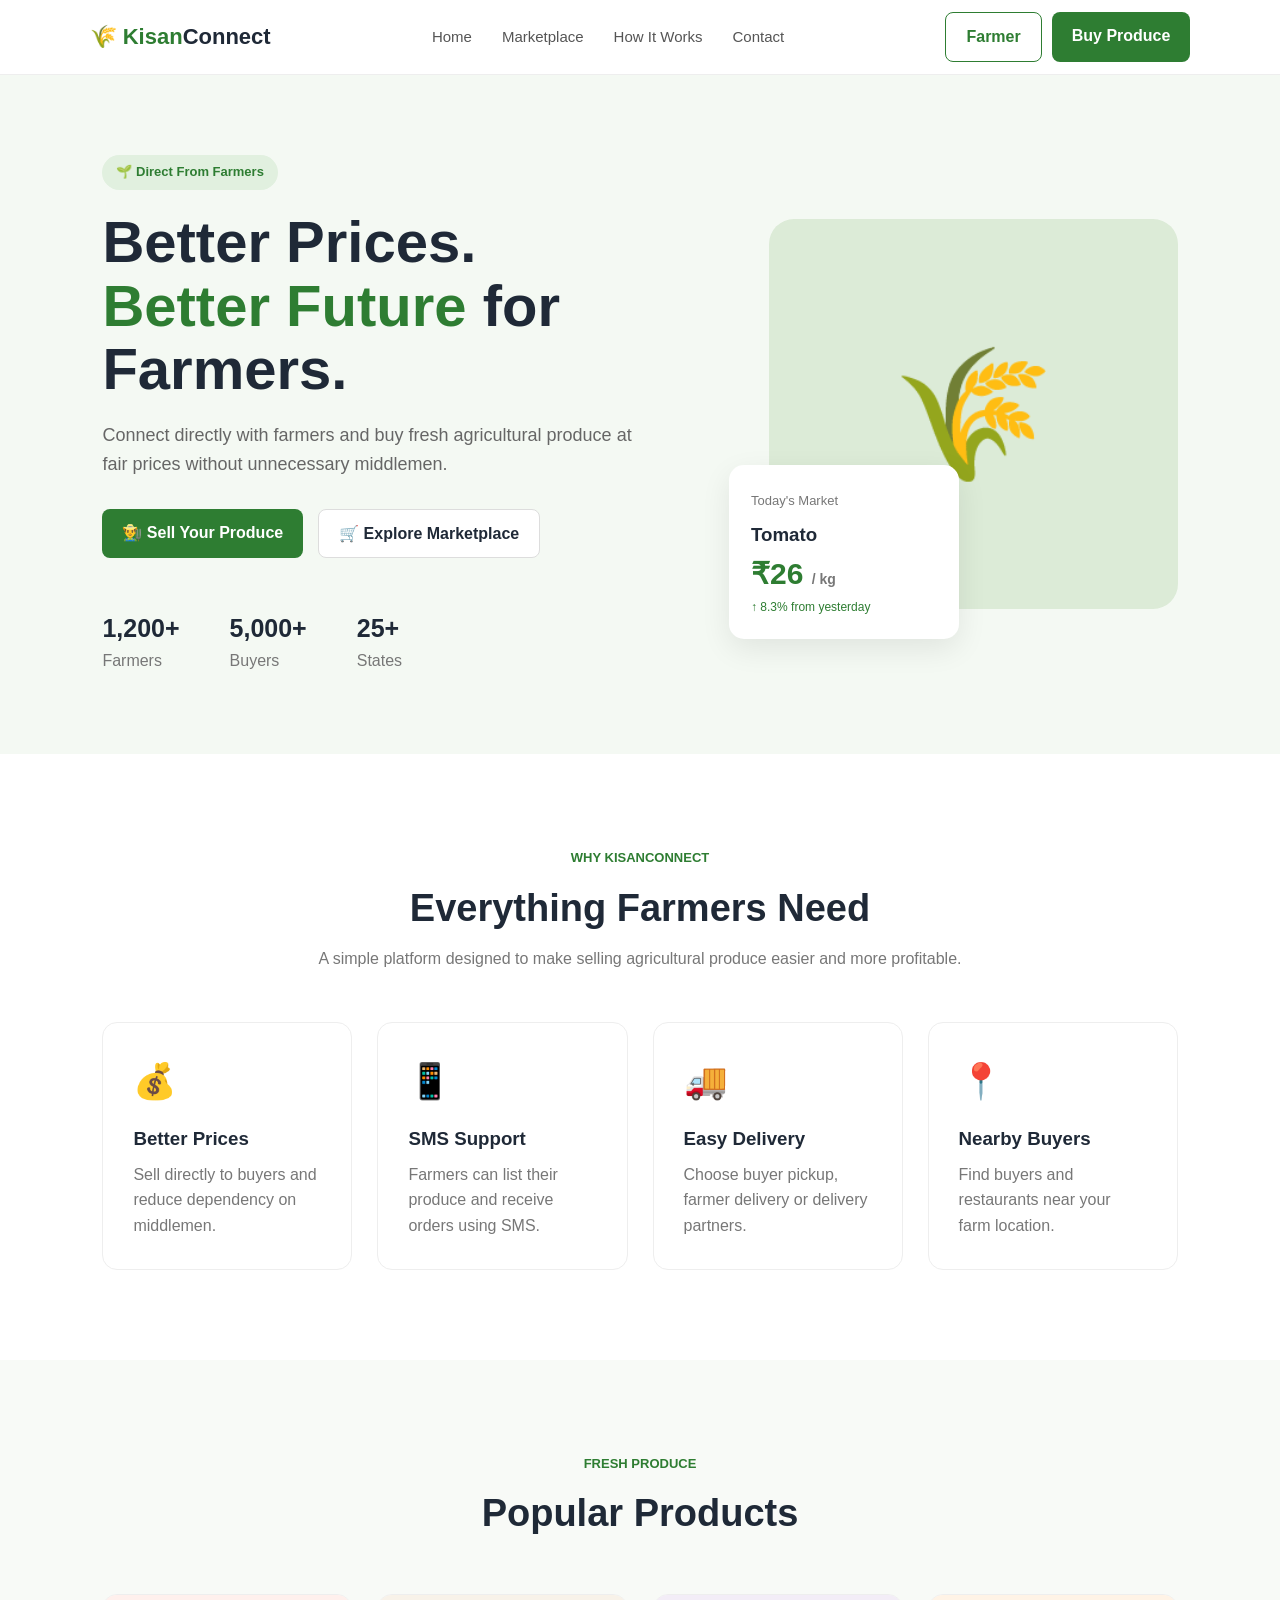
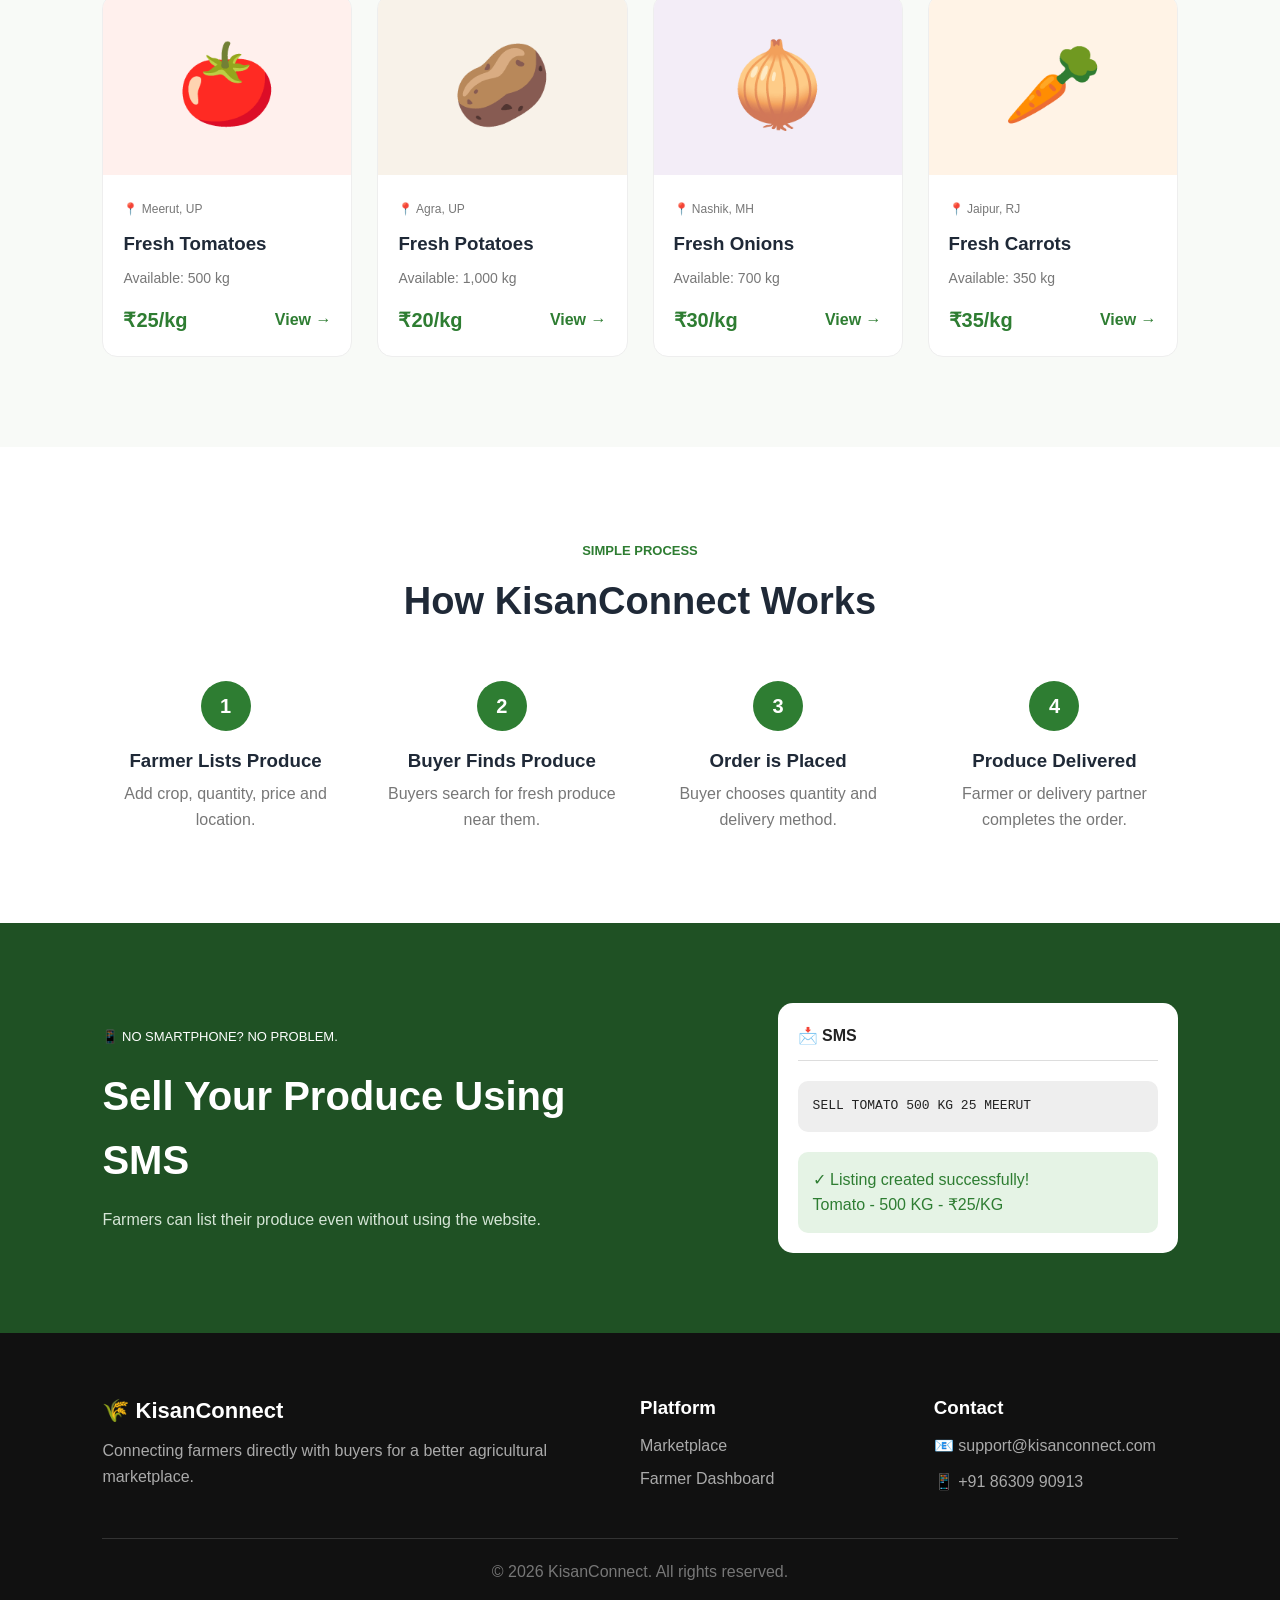
<file: kisan-connect/index.html>
<!DOCTYPE html>
<html lang="en">
<head>
    <meta charset="UTF-8">
    <meta name="viewport" content="width=device-width, initial-scale=1.0">
    <title>KisanConnect | Farm to Buyer</title>

    <link rel="stylesheet" href="css/style.css">
</head>

<body>

<header class="navbar">
    <div class="logo">
        🌾 <span>Kisan</span>Connect
    </div>

    <nav>
        <a href="index.html">Home</a>
        <a href="marketplace.html">Marketplace</a>
        <a href="#how-it-works">How It Works</a>
        <a href="#contact">Contact</a>
    </nav>

    <div class="nav-buttons">
        <a href="farmer-dashboard.html" class="btn btn-outline">Farmer</a>
        <a href="marketplace.html" class="btn btn-primary">Buy Produce</a>
    </div>
</header>


<section class="hero">

    <div class="hero-content">

        <span class="badge">🌱 Direct From Farmers</span>

        <h1>
            Better Prices.<br>
            <span>Better Future</span> for Farmers.
        </h1>

        <p>
            Connect directly with farmers and buy fresh agricultural
            produce at fair prices without unnecessary middlemen.
        </p>

        <div class="hero-buttons">
            <a href="farmer-dashboard.html" class="btn btn-primary">
                👨‍🌾 Sell Your Produce
            </a>

            <a href="marketplace.html" class="btn btn-secondary">
                🛒 Explore Marketplace
            </a>
        </div>

        <div class="stats">
            <div>
                <strong>1,200+</strong>
                <span>Farmers</span>
            </div>

            <div>
                <strong>5,000+</strong>
                <span>Buyers</span>
            </div>

            <div>
                <strong>25+</strong>
                <span>States</span>
            </div>
        </div>

    </div>

    <div class="hero-card">

        <div class="farm-image">
            🌾
        </div>

        <div class="price-card">
            <span>Today's Market</span>
            <h3>Tomato</h3>

            <div class="price">
                ₹26 <small>/ kg</small>
            </div>

            <p>↑ 8.3% from yesterday</p>
        </div>

    </div>

</section>


<section class="features">

    <div class="section-title">
        <span>WHY KISANCONNECT</span>
        <h2>Everything Farmers Need</h2>
        <p>
            A simple platform designed to make selling agricultural
            produce easier and more profitable.
        </p>
    </div>

    <div class="feature-grid">

        <div class="feature-card">
            <div class="feature-icon">💰</div>
            <h3>Better Prices</h3>
            <p>
                Sell directly to buyers and reduce dependency on
                middlemen.
            </p>
        </div>

        <div class="feature-card">
            <div class="feature-icon">📱</div>
            <h3>SMS Support</h3>
            <p>
                Farmers can list their produce and receive orders
                using SMS.
            </p>
        </div>

        <div class="feature-card">
            <div class="feature-icon">🚚</div>
            <h3>Easy Delivery</h3>
            <p>
                Choose buyer pickup, farmer delivery or delivery
                partners.
            </p>
        </div>

        <div class="feature-card">
            <div class="feature-icon">📍</div>
            <h3>Nearby Buyers</h3>
            <p>
                Find buyers and restaurants near your farm location.
            </p>
        </div>

    </div>

</section>


<section class="market-preview">

    <div class="section-title">
        <span>FRESH PRODUCE</span>
        <h2>Popular Products</h2>
    </div>

    <div class="product-grid">

        <div class="product-card">
            <div class="product-img tomato">🍅</div>

            <div class="product-info">
                <span class="location">📍 Meerut, UP</span>

                <h3>Fresh Tomatoes</h3>

                <p>Available: 500 kg</p>

                <div class="product-bottom">
                    <strong>₹25/kg</strong>
                    <a href="product.html">View →</a>
                </div>
            </div>
        </div>


        <div class="product-card">
            <div class="product-img potato">🥔</div>

            <div class="product-info">
                <span class="location">📍 Agra, UP</span>

                <h3>Fresh Potatoes</h3>

                <p>Available: 1,000 kg</p>

                <div class="product-bottom">
                    <strong>₹20/kg</strong>
                    <a href="product.html">View →</a>
                </div>
            </div>
        </div>


        <div class="product-card">
            <div class="product-img onion">🧅</div>

            <div class="product-info">
                <span class="location">📍 Nashik, MH</span>

                <h3>Fresh Onions</h3>

                <p>Available: 700 kg</p>

                <div class="product-bottom">
                    <strong>₹30/kg</strong>
                    <a href="product.html">View →</a>
                </div>
            </div>
        </div>


        <div class="product-card">
            <div class="product-img carrot">🥕</div>

            <div class="product-info">
                <span class="location">📍 Jaipur, RJ</span>

                <h3>Fresh Carrots</h3>

                <p>Available: 350 kg</p>

                <div class="product-bottom">
                    <strong>₹35/kg</strong>
                    <a href="product.html">View →</a>
                </div>
            </div>
        </div>

    </div>

</section>


<section class="how-it-works" id="how-it-works">

    <div class="section-title">
        <span>SIMPLE PROCESS</span>
        <h2>How KisanConnect Works</h2>
    </div>

    <div class="steps">

        <div class="step">
            <div class="step-number">1</div>
            <h3>Farmer Lists Produce</h3>
            <p>
                Add crop, quantity, price and location.
            </p>
        </div>

        <div class="step">
            <div class="step-number">2</div>
            <h3>Buyer Finds Produce</h3>
            <p>
                Buyers search for fresh produce near them.
            </p>
        </div>

        <div class="step">
            <div class="step-number">3</div>
            <h3>Order is Placed</h3>
            <p>
                Buyer chooses quantity and delivery method.
            </p>
        </div>

        <div class="step">
            <div class="step-number">4</div>
            <h3>Produce Delivered</h3>
            <p>
                Farmer or delivery partner completes the order.
            </p>
        </div>

    </div>

</section>


<section class="sms-section">

    <div>
        <span>📱 NO SMARTPHONE? NO PROBLEM.</span>

        <h2>Sell Your Produce Using SMS</h2>

        <p>
            Farmers can list their produce even without using the
            website.
        </p>
    </div>

    <div class="sms-box">

        <div class="sms-header">
            📩 SMS
        </div>

        <div class="sms-message">
            SELL TOMATO 500 KG 25 MEERUT
        </div>

        <div class="sms-response">
            ✓ Listing created successfully!<br>
            Tomato - 500 KG - ₹25/KG
        </div>

    </div>

</section>


<footer id="contact">

    <div class="footer-content">

        <div>
            <div class="logo">🌾 KisanConnect</div>

            <p>
                Connecting farmers directly with buyers for a
                better agricultural marketplace.
            </p>
        </div>

        <div>
            <h3>Platform</h3>
            <a href="marketplace.html">Marketplace</a>
            <a href="farmer-dashboard.html">Farmer Dashboard</a>
        </div>

        <div>
            <h3>Contact</h3>
            <p>📧 support@kisanconnect.com</p>
            <p>📱 +91 86309 90913</p>
        </div>

    </div>

    <div class="copyright">
        © 2026 KisanConnect. All rights reserved.
    </div>

</footer>

<script src="js/script.js"></script>

</body>
</html>
</file>
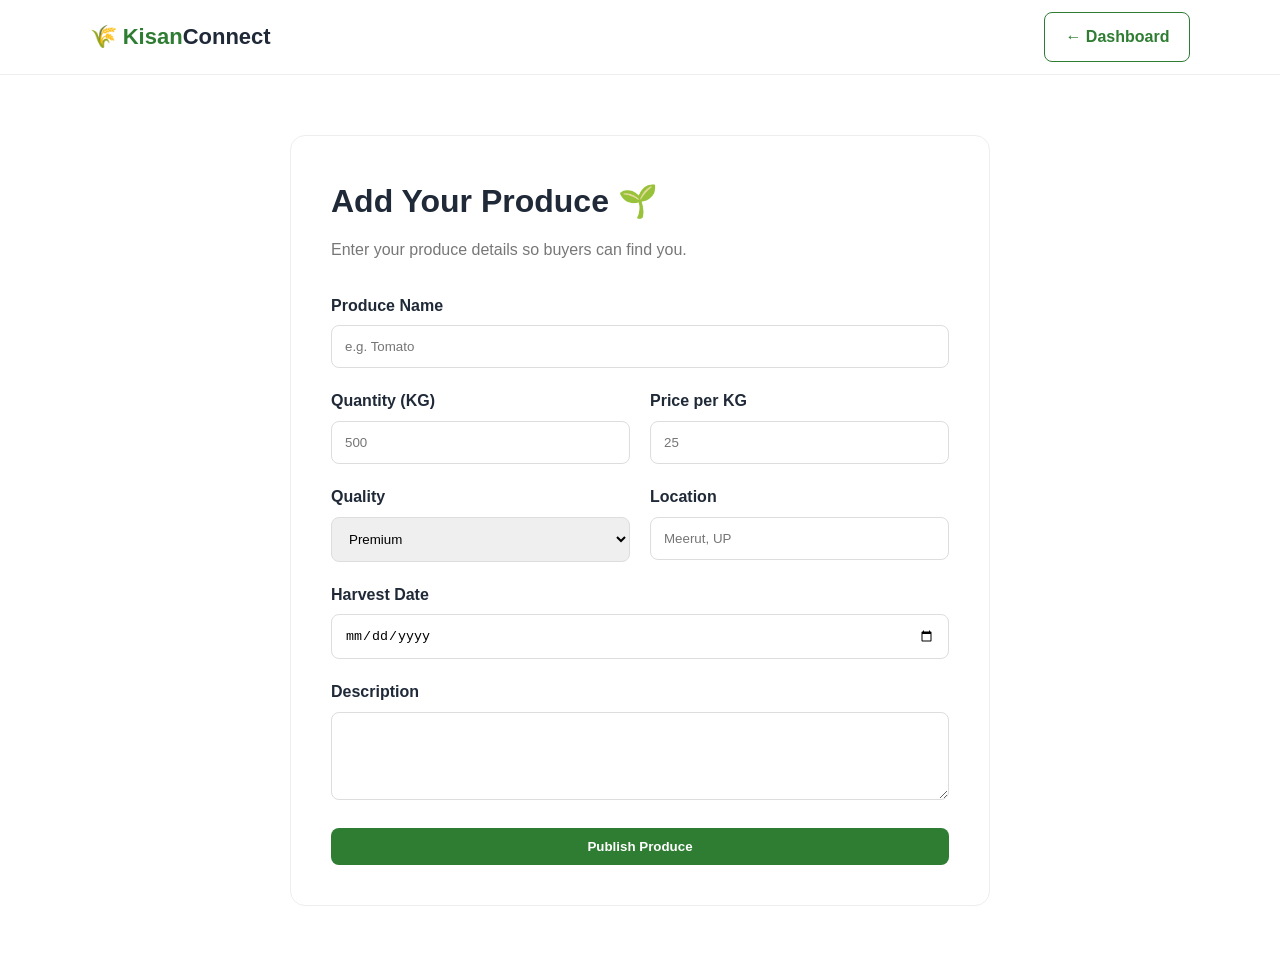
<file: kisan-connect/add-produce.html>
<!DOCTYPE html>
<html lang="en">

<head>

<meta charset="UTF-8">
<meta name="viewport"
      content="width=device-width, initial-scale=1.0">

<title>Add Produce | KisanConnect</title>

<link rel="stylesheet"
      href="css/style.css">

<style>

.form-container {
    max-width: 700px;
    margin: 60px auto;
    padding: 40px;
    border: 1px solid #eee;
    border-radius: 15px;
}

.form-container h1 {
    margin-bottom: 10px;
}

.form-container > p {
    color: #777;
    margin-bottom: 30px;
}

.form-group {
    margin-bottom: 20px;
}

.form-group label {
    display: block;
    font-weight: 600;
    margin-bottom: 7px;
}

.form-group input,
.form-group select,
.form-group textarea {
    width: 100%;
    padding: 13px;
    border: 1px solid #ddd;
    border-radius: 8px;
}

.form-row {
    display: grid;
    grid-template-columns: 1fr 1fr;
    gap: 20px;
}

</style>

</head>

<body>

<header class="navbar">

    <div class="logo">
        🌾 <span>Kisan</span>Connect
    </div>

    <a href="farmer-dashboard.html"
       class="btn btn-outline">
        ← Dashboard
    </a>

</header>


<div class="form-container">

    <h1>Add Your Produce 🌱</h1>

    <p>
        Enter your produce details so buyers can find you.
    </p>


    <form id="produceForm">

        <div class="form-group">

            <label>Produce Name</label>

            <input
                type="text"
                id="produceName"
                placeholder="e.g. Tomato"
                required>

        </div>


        <div class="form-row">

            <div class="form-group">

                <label>Quantity (KG)</label>

                <input
                    type="number"
                    id="quantity"
                    placeholder="500"
                    required>

            </div>


            <div class="form-group">

                <label>Price per KG</label>

                <input
                    type="number"
                    id="price"
                    placeholder="25"
                    required>

            </div>

        </div>


        <div class="form-row">

            <div class="form-group">

                <label>Quality</label>

                <select id="quality">

                    <option>Premium</option>
                    <option>Standard</option>
                    <option>Economy</option>

                </select>

            </div>


            <div class="form-group">

                <label>Location</label>

                <input
                    type="text"
                    id="location"
                    placeholder="Meerut, UP"
                    required>

            </div>

        </div>


        <div class="form-group">

            <label>Harvest Date</label>

            <input
                type="date"
                id="harvestDate"
                required>

        </div>


        <div class="form-group">

            <label>Description</label>

            <textarea
                id="description"
                rows="4"
                placeholder="Describe your produce...">
            </textarea>

        </div>


        <button
            type="submit"
            class="btn btn-primary"
            style="width:100%;">

            Publish Produce

        </button>

    </form>

</div>


<script>

document
.getElementById("produceForm")
.addEventListener("submit", function(e) {

    e.preventDefault();

    const produce = {
        name: document.getElementById("produceName").value,
        quantity: document.getElementById("quantity").value,
        price: document.getElementById("price").value,
        quality: document.getElementById("quality").value,
        location: document.getElementById("location").value,
        harvestDate: document.getElementById("harvestDate").value,
        description: document.getElementById("description").value
    };

    console.log("Produce:", produce);

    alert(
        "✅ Produce published successfully!"
    );

    this.reset();

});

</script>

</body>
</html>
</file>
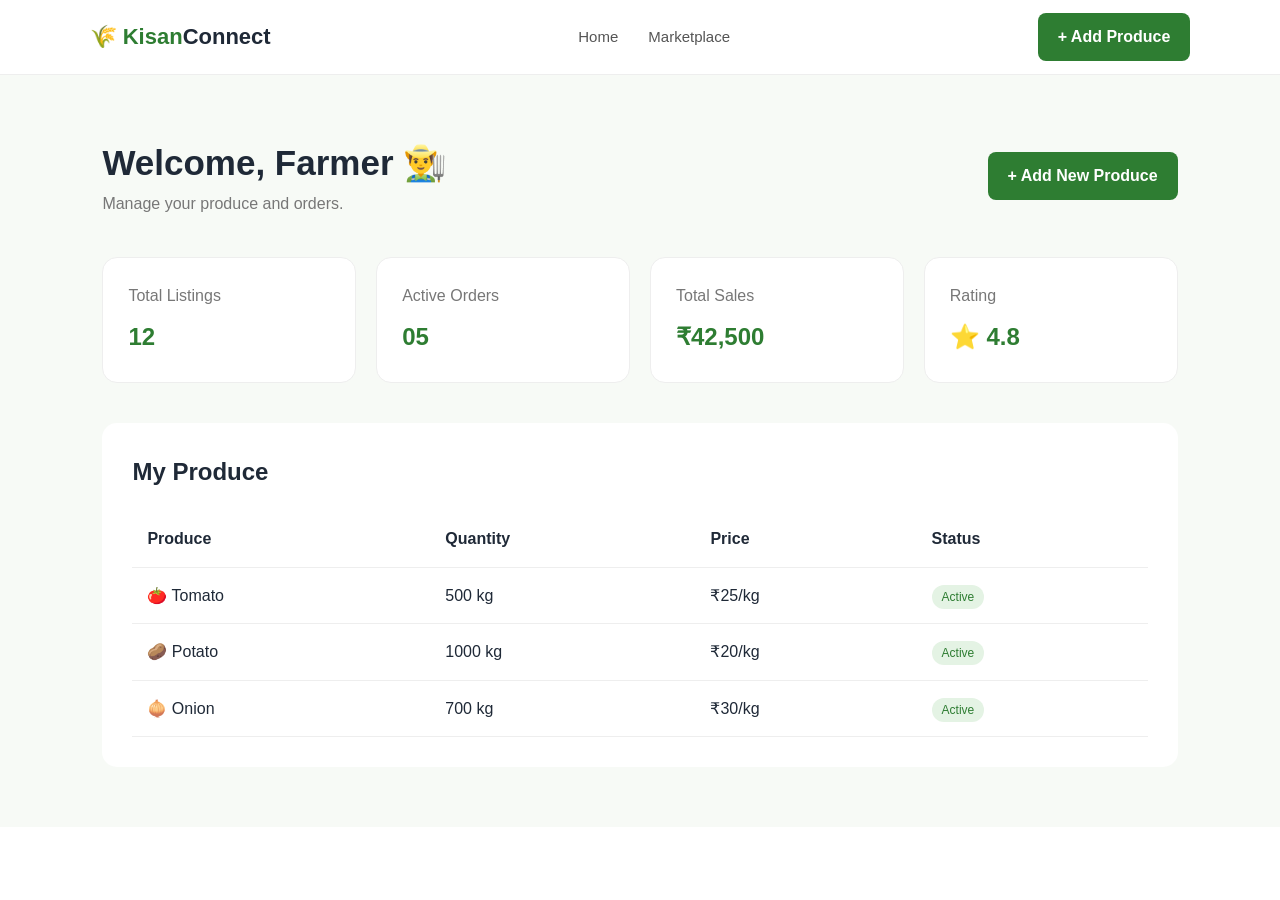
<file: kisan-connect/farmer-dashboard.html>
<!DOCTYPE html>
<html lang="en">

<head>

<meta charset="UTF-8">
<meta name="viewport"
      content="width=device-width, initial-scale=1.0">

<title>Farmer Dashboard | KisanConnect</title>

<link rel="stylesheet"
      href="css/style.css">

<style>

.dashboard {
    padding: 60px 8%;
    background: #f7faf6;
    min-height: 80vh;
}

.dashboard-header {
    display: flex;
    justify-content: space-between;
    align-items: center;
    margin-bottom: 40px;
}

.dashboard-header h1 {
    font-size: 35px;
}

.dashboard-header p {
    color: #777;
}

.dashboard-cards {
    display: grid;
    grid-template-columns: repeat(4, 1fr);
    gap: 20px;
}

.dashboard-card {
    background: white;
    padding: 25px;
    border-radius: 15px;
    border: 1px solid #eee;
}

.dashboard-card span {
    color: #777;
}

.dashboard-card h2 {
    margin-top: 10px;
    color: #2e7d32;
}

.dashboard-section {
    margin-top: 40px;
    background: white;
    padding: 30px;
    border-radius: 15px;
}

table {
    width: 100%;
    border-collapse: collapse;
    margin-top: 20px;
}

th,
td {
    padding: 15px;
    border-bottom: 1px solid #eee;
    text-align: left;
}

.status {
    background: #e4f3e4;
    color: #2e7d32;
    padding: 5px 10px;
    border-radius: 20px;
    font-size: 12px;
}

@media(max-width:800px) {

    .dashboard-cards {
        grid-template-columns: repeat(2, 1fr);
    }

    .dashboard-header {
        flex-direction: column;
        align-items: flex-start;
        gap: 20px;
    }

    table {
        font-size: 12px;
    }

}

</style>

</head>

<body>

<header class="navbar">

    <div class="logo">
        🌾 <span>Kisan</span>Connect
    </div>

    <nav>
        <a href="index.html">Home</a>
        <a href="marketplace.html">Marketplace</a>
    </nav>

    <a href="add-produce.html"
       class="btn btn-primary">
        + Add Produce
    </a>

</header>


<section class="dashboard">

    <div class="dashboard-header">

        <div>

            <h1>Welcome, Farmer 👨‍🌾</h1>

            <p>
                Manage your produce and orders.
            </p>

        </div>

        <a href="add-produce.html"
           class="btn btn-primary">
            + Add New Produce
        </a>

    </div>


    <div class="dashboard-cards">

        <div class="dashboard-card">

            <span>Total Listings</span>

            <h2>12</h2>

        </div>

        <div class="dashboard-card">

            <span>Active Orders</span>

            <h2>05</h2>

        </div>

        <div class="dashboard-card">

            <span>Total Sales</span>

            <h2>₹42,500</h2>

        </div>

        <div class="dashboard-card">

            <span>Rating</span>

            <h2>⭐ 4.8</h2>

        </div>

    </div>


    <div class="dashboard-section">

        <h2>My Produce</h2>

        <table>

            <thead>

                <tr>
                    <th>Produce</th>
                    <th>Quantity</th>
                    <th>Price</th>
                    <th>Status</th>
                </tr>

            </thead>

            <tbody>

                <tr>
                    <td>🍅 Tomato</td>
                    <td>500 kg</td>
                    <td>₹25/kg</td>
                    <td>
                        <span class="status">
                            Active
                        </span>
                    </td>
                </tr>

                <tr>
                    <td>🥔 Potato</td>
                    <td>1000 kg</td>
                    <td>₹20/kg</td>
                    <td>
                        <span class="status">
                            Active
                        </span>
                    </td>
                </tr>

                <tr>
                    <td>🧅 Onion</td>
                    <td>700 kg</td>
                    <td>₹30/kg</td>
                    <td>
                        <span class="status">
                            Active
                        </span>
                    </td>
                </tr>

            </tbody>

        </table>

    </div>

</section>

</body>
</html>
</file>
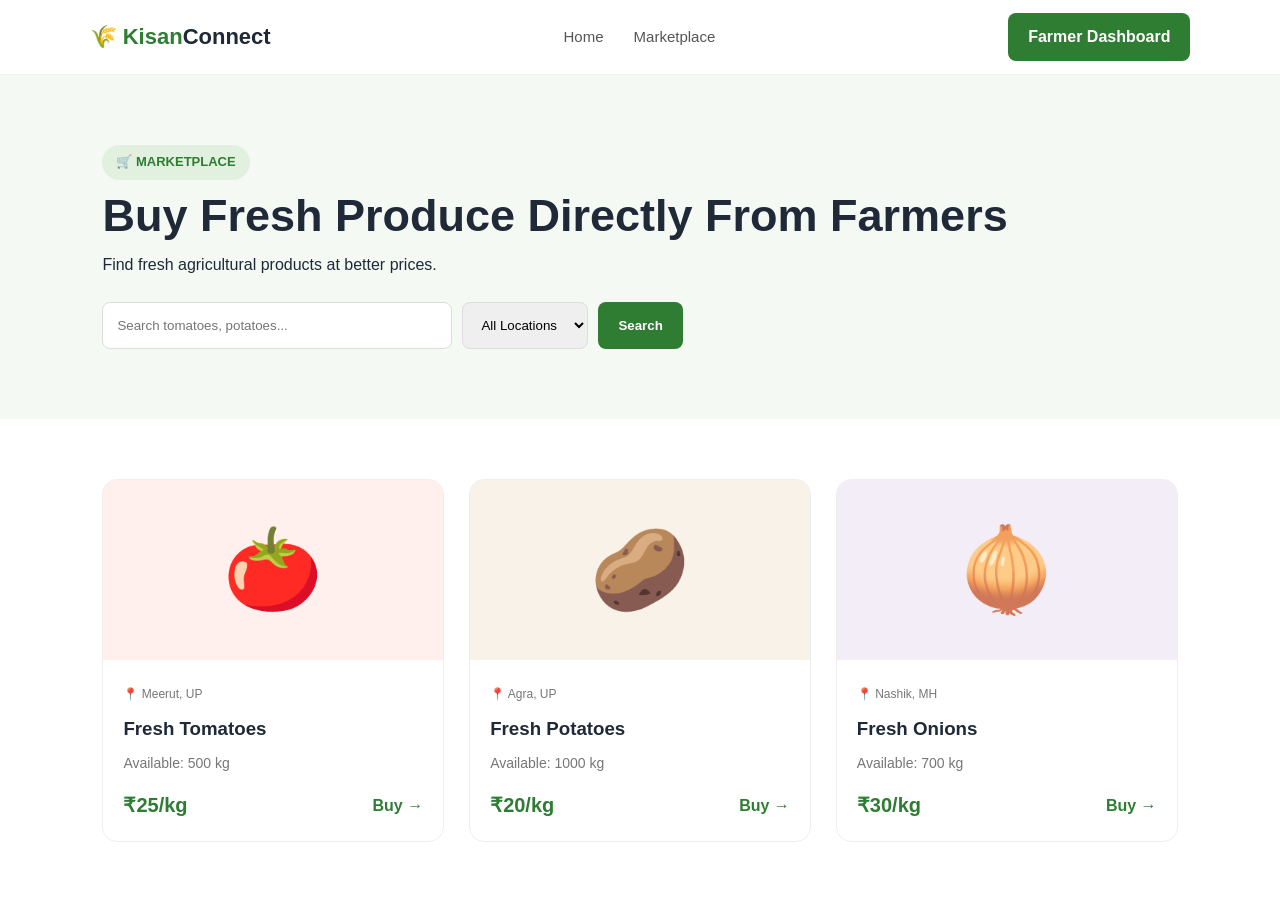
<file: kisan-connect/marketplace.html>
<!DOCTYPE html>
<html lang="en">

<head>

    <meta charset="UTF-8">
    <meta name="viewport" content="width=device-width, initial-scale=1.0">

    <title>Marketplace | KisanConnect</title>

    <link rel="stylesheet" href="css/style.css">

    <style>

        .market-header {
            padding: 70px 8%;
            background: #f4f9f3;
        }

        .market-header h1 {
            font-size: 45px;
        }

        .search-area {
            display: flex;
            gap: 10px;
            margin-top: 25px;
        }

        .search-area input,
        .search-area select {
            padding: 14px;
            border: 1px solid #ddd;
            border-radius: 8px;
            outline: none;
        }

        .search-area input {
            width: 350px;
        }

        .market-container {
            padding: 60px 8%;
        }

        .market-container .product-grid {
            grid-template-columns: repeat(3, 1fr);
        }

        @media(max-width:700px) {
            .search-area {
                flex-direction: column;
            }

            .search-area input {
                width: 100%;
            }

            .market-container .product-grid {
                grid-template-columns: 1fr;
            }
        }

    </style>

</head>

<body>

<header class="navbar">

    <div class="logo">
        🌾 <span>Kisan</span>Connect
    </div>

    <nav>
        <a href="index.html">Home</a>
        <a href="marketplace.html">Marketplace</a>
    </nav>

    <a href="farmer-dashboard.html"
       class="btn btn-primary">
        Farmer Dashboard
    </a>

</header>


<section class="market-header">

    <span class="badge">🛒 MARKETPLACE</span>

    <h1>Buy Fresh Produce Directly From Farmers</h1>

    <p>
        Find fresh agricultural products at better prices.
    </p>

    <div class="search-area">

        <input
            type="text"
            id="searchInput"
            placeholder="Search tomatoes, potatoes..."
        >

        <select id="locationFilter">

            <option value="">All Locations</option>
            <option value="Meerut">Meerut</option>
            <option value="Agra">Agra</option>
            <option value="Nashik">Nashik</option>
            <option value="Jaipur">Jaipur</option>

        </select>

        <button
            class="btn btn-primary"
            onclick="searchProducts()">
            Search
        </button>

    </div>

</section>


<section class="market-container">

    <div class="product-grid" id="productGrid">

        <div class="product-card">

            <div class="product-img tomato">
                🍅
            </div>

            <div class="product-info">

                <span class="location">
                    📍 Meerut, UP
                </span>

                <h3>Fresh Tomatoes</h3>

                <p>Available: 500 kg</p>

                <div class="product-bottom">

                    <strong>₹25/kg</strong>

                    <a href="product.html">
                        Buy →
                    </a>

                </div>

            </div>

        </div>


        <div class="product-card">

            <div class="product-img potato">
                🥔
            </div>

            <div class="product-info">

                <span class="location">
                    📍 Agra, UP
                </span>

                <h3>Fresh Potatoes</h3>

                <p>Available: 1000 kg</p>

                <div class="product-bottom">

                    <strong>₹20/kg</strong>

                    <a href="product.html">
                        Buy →
                    </a>

                </div>

            </div>

        </div>


        <div class="product-card">

            <div class="product-img onion">
                🧅
            </div>

            <div class="product-info">

                <span class="location">
                    📍 Nashik, MH
                </span>

                <h3>Fresh Onions</h3>

                <p>Available: 700 kg</p>

                <div class="product-bottom">

                    <strong>₹30/kg</strong>

                    <a href="product.html">
                        Buy →
                    </a>

                </div>

            </div>

        </div>

    </div>

</section>


<script>

function searchProducts() {

    const search =
        document
        .getElementById("searchInput")
        .value
        .toLowerCase();

    const location =
        document
        .getElementById("locationFilter")
        .value
        .toLowerCase();

    const cards =
        document.querySelectorAll(".product-card");

    cards.forEach(card => {

        const text =
            card.innerText.toLowerCase();

        const matchesSearch =
            text.includes(search);

        const matchesLocation =
            !location ||
            text.includes(location);

        if (matchesSearch && matchesLocation) {
            card.style.display = "block";
        } else {
            card.style.display = "none";
        }

    });

}

</script>

</body>
</html>
</file>
<file: kisan-connect/css/style.css>
* {
    margin: 0;
    padding: 0;
    box-sizing: border-box;
}

body {
    font-family: Arial, sans-serif;
    color: #1f2937;
    background: #ffffff;
    line-height: 1.6;
}

a {
    text-decoration: none;
    color: inherit;
}

/* NAVBAR */

.navbar {
    height: 75px;
    display: flex;
    align-items: center;
    justify-content: space-between;
    padding: 0 7%;
    border-bottom: 1px solid #eee;
    background: white;
}

.logo {
    font-size: 22px;
    font-weight: 700;
}

.logo span {
    color: #2e7d32;
}

.navbar nav {
    display: flex;
    gap: 30px;
}

.navbar nav a {
    color: #555;
    font-size: 15px;
}

.navbar nav a:hover {
    color: #2e7d32;
}

.nav-buttons {
    display: flex;
    gap: 10px;
}

/* BUTTONS */

.btn {
    display: inline-block;
    padding: 11px 20px;
    border-radius: 8px;
    font-weight: 600;
    cursor: pointer;
    border: none;
}

.btn-primary {
    background: #2e7d32;
    color: white;
}

.btn-primary:hover {
    background: #256428;
}

.btn-outline {
    border: 1px solid #2e7d32;
    color: #2e7d32;
}

.btn-secondary {
    background: white;
    border: 1px solid #ddd;
}

/* HERO */

.hero {
    min-height: 650px;
    padding: 80px 8%;
    display: flex;
    align-items: center;
    justify-content: space-between;
    background: #f4f9f3;
}

.hero-content {
    width: 52%;
}

.badge {
    display: inline-block;
    background: #e1f0df;
    color: #2e7d32;
    padding: 7px 14px;
    border-radius: 20px;
    font-size: 13px;
    font-weight: bold;
}

.hero h1 {
    font-size: 58px;
    line-height: 1.1;
    margin: 20px 0;
}

.hero h1 span {
    color: #2e7d32;
}

.hero p {
    max-width: 600px;
    color: #666;
    font-size: 18px;
}

.hero-buttons {
    display: flex;
    gap: 15px;
    margin-top: 30px;
}

.stats {
    display: flex;
    gap: 50px;
    margin-top: 50px;
}

.stats div {
    display: flex;
    flex-direction: column;
}

.stats strong {
    font-size: 25px;
}

.stats span {
    color: #777;
}

/* HERO CARD */

.hero-card {
    width: 38%;
    position: relative;
}

.farm-image {
    height: 390px;
    border-radius: 25px;
    background: #dcebd7;
    display: flex;
    align-items: center;
    justify-content: center;
    font-size: 130px;
}

.price-card {
    position: absolute;
    bottom: -30px;
    left: -40px;
    background: white;
    padding: 22px;
    width: 230px;
    border-radius: 15px;
    box-shadow: 0 10px 30px #00000015;
}

.price-card span {
    color: #777;
    font-size: 13px;
}

.price-card h3 {
    margin-top: 8px;
}

.price {
    font-size: 30px;
    font-weight: bold;
    color: #2e7d32;
}

.price small {
    font-size: 14px;
    color: #777;
}

.price-card p {
    color: #2e7d32;
    font-size: 12px;
}

/* SECTION */

.features,
.market-preview,
.how-it-works {
    padding: 90px 8%;
}

.section-title {
    text-align: center;
    margin-bottom: 50px;
}

.section-title span {
    color: #2e7d32;
    font-size: 13px;
    font-weight: bold;
}

.section-title h2 {
    font-size: 38px;
    margin: 8px 0;
}

.section-title p {
    color: #777;
}

/* FEATURES */

.feature-grid {
    display: grid;
    grid-template-columns: repeat(4, 1fr);
    gap: 25px;
}

.feature-card {
    padding: 30px;
    border: 1px solid #eee;
    border-radius: 15px;
    transition: 0.3s;
}

.feature-card:hover {
    transform: translateY(-5px);
    box-shadow: 0 10px 30px #00000010;
}

.feature-icon {
    font-size: 35px;
    margin-bottom: 15px;
}

.feature-card h3 {
    margin-bottom: 8px;
}

.feature-card p {
    color: #777;
}

/* PRODUCTS */

.market-preview {
    background: #f8faf7;
}

.product-grid {
    display: grid;
    grid-template-columns: repeat(4, 1fr);
    gap: 25px;
}

.product-card {
    background: white;
    border-radius: 15px;
    overflow: hidden;
    border: 1px solid #eee;
}

.product-img {
    height: 180px;
    display: flex;
    justify-content: center;
    align-items: center;
    font-size: 80px;
}

.tomato {
    background: #fff0ed;
}

.potato {
    background: #f8f2e9;
}

.onion {
    background: #f3edf7;
}

.carrot {
    background: #fff3e6;
}

.product-info {
    padding: 20px;
}

.location {
    color: #777;
    font-size: 12px;
}

.product-info h3 {
    margin: 8px 0;
}

.product-info p {
    color: #777;
    font-size: 14px;
}

.product-bottom {
    display: flex;
    justify-content: space-between;
    align-items: center;
    margin-top: 15px;
}

.product-bottom strong {
    color: #2e7d32;
    font-size: 20px;
}

.product-bottom a {
    color: #2e7d32;
    font-weight: bold;
}

/* STEPS */

.steps {
    display: grid;
    grid-template-columns: repeat(4, 1fr);
    gap: 30px;
    text-align: center;
}

.step-number {
    width: 50px;
    height: 50px;
    margin: auto;
    background: #2e7d32;
    color: white;
    border-radius: 50%;
    display: flex;
    align-items: center;
    justify-content: center;
    font-weight: bold;
    font-size: 20px;
}

.step h3 {
    margin: 15px 0 5px;
}

.step p {
    color: #777;
}

/* SMS */

.sms-section {
    padding: 80px 8%;
    background: #1f5124;
    color: white;
    display: flex;
    justify-content: space-between;
    align-items: center;
}

.sms-section > div:first-child {
    width: 50%;
}

.sms-section span {
    font-size: 13px;
}

.sms-section h2 {
    font-size: 40px;
    margin: 15px 0;
}

.sms-section p {
    color: #d5e5d6;
}

.sms-box {
    background: white;
    color: #222;
    width: 400px;
    padding: 20px;
    border-radius: 15px;
}

.sms-header {
    font-weight: bold;
    border-bottom: 1px solid #ddd;
    padding-bottom: 12px;
}

.sms-message {
    background: #eee;
    padding: 15px;
    margin: 20px 0;
    border-radius: 10px;
    font-family: monospace;
}

.sms-response {
    background: #e5f3e5;
    color: #2e7d32;
    padding: 15px;
    border-radius: 10px;
}

/* FOOTER */

footer {
    background: #111;
    color: white;
    padding: 60px 8% 20px;
}

.footer-content {
    display: grid;
    grid-template-columns: 2fr 1fr 1fr;
    gap: 50px;
}

.footer-content p {
    color: #aaa;
    margin-top: 10px;
}

.footer-content h3 {
    margin-bottom: 10px;
}

.footer-content a {
    display: block;
    color: #aaa;
    margin: 7px 0;
}

.copyright {
    text-align: center;
    border-top: 1px solid #333;
    margin-top: 40px;
    padding-top: 20px;
    color: #777;
}


/* RESPONSIVE */

/* =========================
   TABLET RESPONSIVE
========================= */

@media (max-width: 900px) {

    .navbar {
        padding: 0 5%;
    }

    .navbar nav {
        display: none;
    }

    .hero {
        flex-direction: column;
        min-height: auto;
        padding: 50px 5%;
        gap: 50px;
    }

    .hero-content {
        width: 100%;
    }

    .hero-card {
        width: 100%;
        max-width: 500px;
        margin: 0 auto;
    }

    .feature-grid,
    .product-grid,
    .steps {
        grid-template-columns: repeat(2, 1fr);
    }

    .sms-section {
        flex-direction: column;
        gap: 40px;
        align-items: flex-start;
    }

    .sms-section > div:first-child {
        width: 100%;
    }
}


/* =========================
   MOBILE RESPONSIVE
========================= */

@media (max-width: 600px) {

    body {
        width: 100%;
        overflow-x: hidden;
    }

    /* NAVBAR */

    .navbar {
        height: 65px;
        padding: 0 18px;
    }

    .logo {
        font-size: 18px;
    }

    .navbar nav {
        display: none;
    }

    .nav-buttons {
        gap: 5px;
    }

    .nav-buttons .btn {
        padding: 8px 10px;
        font-size: 12px;
    }

    .nav-buttons .btn-outline {
        display: none;
    }


    /* HERO */

    .hero {
        width: 100%;
        min-height: auto;
        padding: 40px 20px 70px;
        display: flex;
        flex-direction: column;
        gap: 60px;
    }

    .hero-content {
        width: 100%;
        text-align: center;
    }

    .hero h1 {
        font-size: 38px;
        line-height: 1.15;
        margin: 18px 0;
    }

    .hero p {
        font-size: 15px;
        line-height: 1.6;
        width: 100%;
    }

    .hero-buttons {
        width: 100%;
        flex-direction: column;
        gap: 12px;
    }

    .hero-buttons .btn {
        width: 100%;
        text-align: center;
    }


    /* STATS */

    .stats {
        width: 100%;
        justify-content: space-between;
        gap: 10px;
        margin-top: 35px;
    }

    .stats strong {
        font-size: 19px;
    }

    .stats span {
        font-size: 12px;
    }


    /* HERO IMAGE */

    .hero-card {
        width: 100%;
        max-width: 100%;
        position: relative;
        margin: 0;
    }

    .farm-image {
        width: 100%;
        height: 280px;
        border-radius: 20px;
        font-size: 90px;
    }


    /* PRICE CARD */

    .price-card {
        position: absolute;

        /* IMPORTANT */
        left: 15px;
        bottom: -30px;

        width: 210px;
        max-width: calc(100% - 30px);

        padding: 18px;
        border-radius: 14px;
    }

    .price-card span {
        font-size: 11px;
    }

    .price-card h3 {
        font-size: 16px;
    }

    .price {
        font-size: 25px;
    }

    .price-card p {
        font-size: 10px;
    }


    /* SECTIONS */

    .features,
    .market-preview,
    .how-it-works {
        padding: 60px 20px;
    }

    .section-title {
        margin-bottom: 35px;
    }

    .section-title h2 {
        font-size: 30px;
        line-height: 1.2;
    }

    .section-title p {
        font-size: 14px;
    }


    /* FEATURES */

    .feature-grid {
        grid-template-columns: 1fr;
        gap: 15px;
    }

    .feature-card {
        padding: 25px;
    }


    /* PRODUCTS */

    .product-grid {
        grid-template-columns: 1fr;
        gap: 20px;
    }


    /* STEPS */

    .steps {
        grid-template-columns: 1fr;
        gap: 35px;
    }


    /* SMS SECTION */

    .sms-section {
        padding: 60px 20px;
        gap: 35px;
    }

    .sms-section h2 {
        font-size: 30px;
        line-height: 1.2;
    }

    .sms-section p {
        font-size: 14px;
    }

    .sms-box {
        width: 100%;
        padding: 15px;
    }


    /* FOOTER */

    footer {
        padding: 50px 20px 20px;
    }

    .footer-content {
        grid-template-columns: 1fr;
        gap: 30px;
    }

}
</file>
